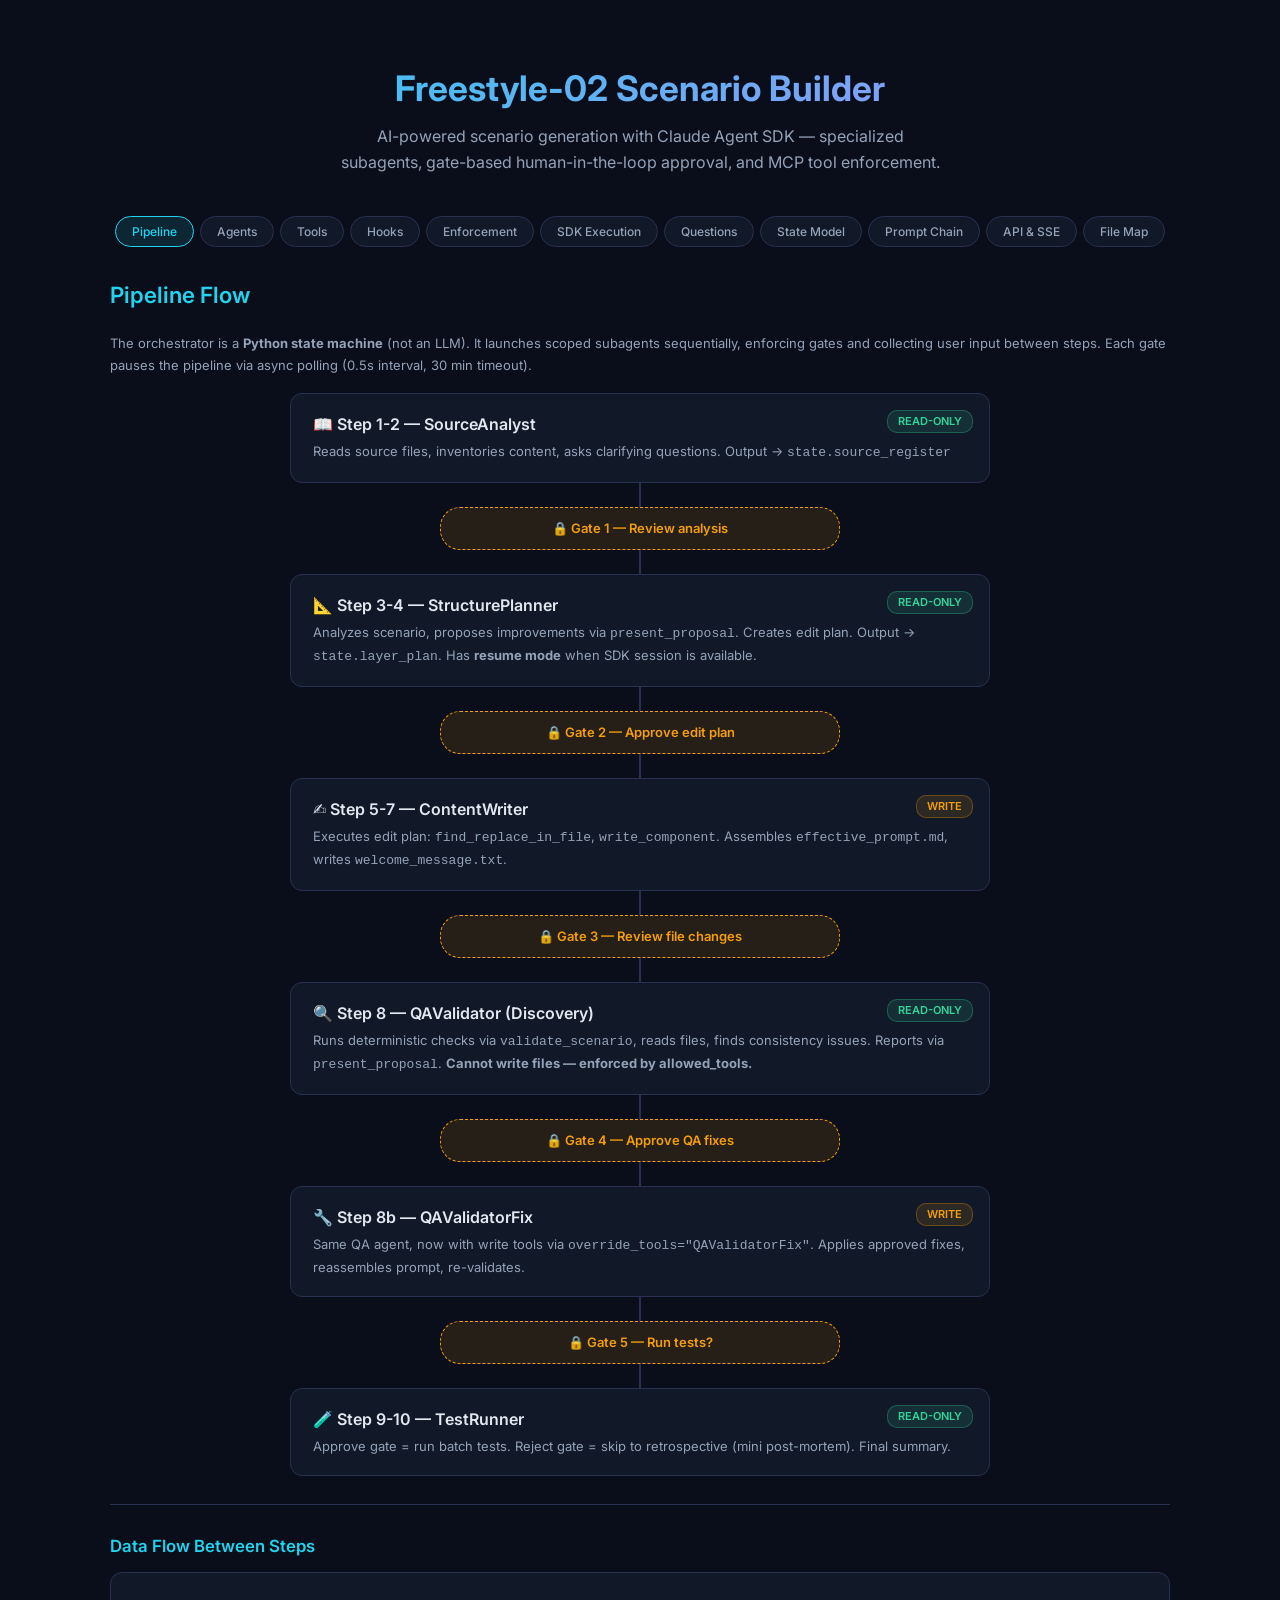
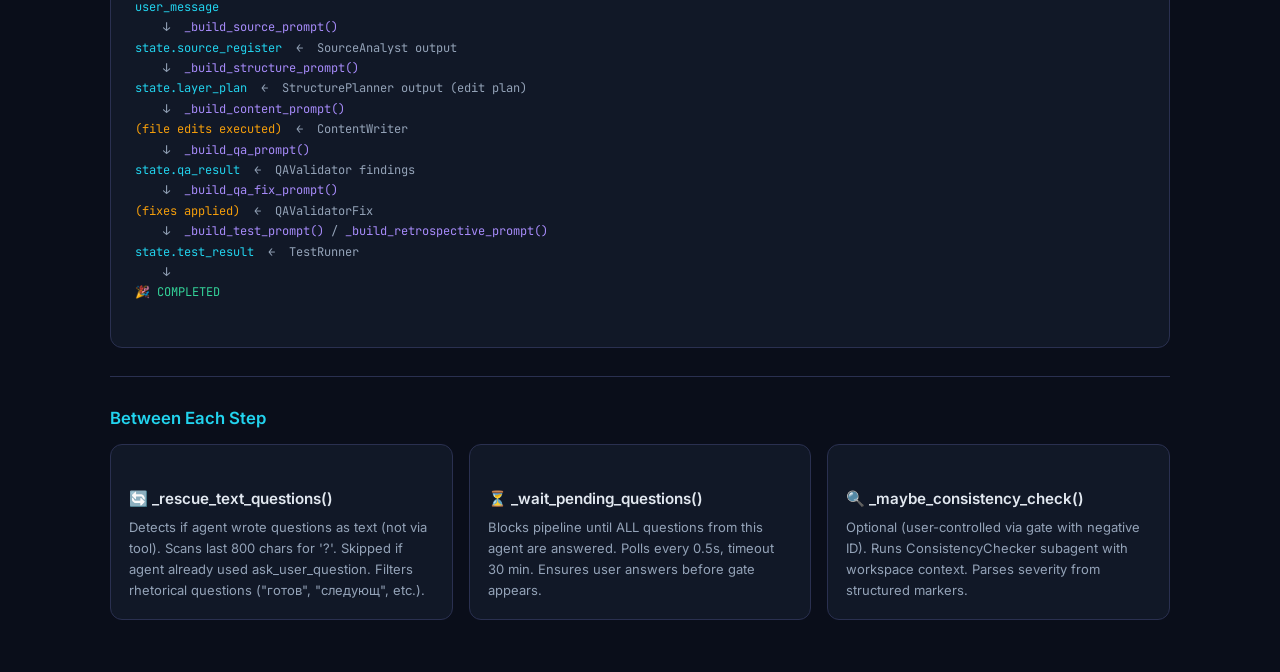
<file: static/architecture.html>
<!DOCTYPE html>
<html lang="en">
<head>
<meta charset="UTF-8">
<meta name="viewport" content="width=device-width, initial-scale=1.0">
<title>Scenario Builder — Architecture</title>
<link href="https://fonts.googleapis.com/css2?family=Inter:wght@300;400;500;600;700&family=JetBrains+Mono:wght@400;500&display=swap" rel="stylesheet">
<style>
*{margin:0;padding:0;box-sizing:border-box}
:root{
  --bg:#0a0e1a;--bg2:#111827;--bg3:#1a2035;
  --border:#2a3050;--text:#e2e8f0;--text2:#94a3b8;
  --cyan:#22d3ee;--cyan-d:rgba(34,211,238,.12);
  --amber:#f59e0b;--amber-d:rgba(245,158,11,.12);
  --green:#34d399;--green-d:rgba(52,211,153,.12);
  --red:#f87171;--red-d:rgba(248,113,113,.12);
  --purple:#a78bfa;--purple-d:rgba(167,139,250,.12);
  --blue:#60a5fa;--blue-d:rgba(96,165,250,.12);
  --font:'Inter',system-ui,sans-serif;
  --mono:'JetBrains Mono',monospace;
}
body{font-family:var(--font);background:var(--bg);color:var(--text);overflow-x:hidden;line-height:1.6}

/* HERO */
.hero{text-align:center;padding:60px 20px 40px;position:relative}
.hero h1{font-size:2.2rem;font-weight:700;background:linear-gradient(135deg,var(--cyan),var(--purple));-webkit-background-clip:text;-webkit-text-fill-color:transparent;margin-bottom:8px}
.hero p{color:var(--text2);font-size:1rem;max-width:600px;margin:0 auto}

/* NAV TABS */
.tabs{display:flex;justify-content:center;gap:6px;padding:0 20px 30px;flex-wrap:wrap}
.tab{padding:7px 16px;border-radius:20px;border:1px solid var(--border);background:var(--bg2);color:var(--text2);cursor:pointer;font:500 12px var(--font);transition:.2s;white-space:nowrap}
.tab:hover,.tab.active{background:var(--cyan-d);border-color:var(--cyan);color:var(--cyan)}

/* SECTIONS */
.section{display:none;max-width:1100px;margin:0 auto;padding:0 20px 60px}
.section.active{display:block}
.section h2{font-size:1.4rem;font-weight:600;margin-bottom:20px;color:var(--cyan)}
.section h3{font-size:1.05rem;font-weight:600;margin:24px 0 12px;color:var(--text)}
.section>p,.section>.desc{color:var(--text2);font-size:13px;margin-bottom:16px;line-height:1.7}

/* PIPELINE */
.pipeline{display:flex;flex-direction:column;gap:0;align-items:center}
.pipe-step{width:100%;max-width:700px;padding:18px 22px;border-radius:12px;border:1px solid var(--border);background:var(--bg2);position:relative;transition:.3s}
.pipe-step:hover{transform:translateX(4px);border-color:var(--cyan)}
.pipe-step .badge{position:absolute;right:16px;top:16px;font-size:11px;padding:2px 10px;border-radius:10px;font-weight:600}
.badge.ro{background:var(--green-d);color:var(--green);border:1px solid rgba(52,211,153,.3)}
.badge.rw{background:var(--amber-d);color:var(--amber);border:1px solid rgba(245,158,11,.3)}
.pipe-step h3{font-size:1rem;font-weight:600;margin:0 0 4px 0}
.pipe-step p{font-size:13px;color:var(--text2)}
.pipe-arrow{width:2px;height:24px;background:var(--border);position:relative}
.gate{width:100%;max-width:400px;padding:10px 18px;border-radius:20px;text-align:center;font-size:13px;font-weight:600;border:1px dashed var(--amber);color:var(--amber);background:var(--amber-d)}

/* CARDS GRID */
.cards{display:grid;grid-template-columns:repeat(auto-fill,minmax(300px,1fr));gap:16px}
.cards-wide{grid-template-columns:repeat(auto-fill,minmax(460px,1fr))}
.card{padding:18px;border-radius:12px;border:1px solid var(--border);background:var(--bg2);transition:.3s}
.card:hover{border-color:var(--cyan);transform:translateY(-2px)}
.card h3{font-size:.95rem;font-weight:600;margin-bottom:6px;display:flex;align-items:center;gap:8px}
.card h4{font-size:.82rem;font-weight:600;color:var(--cyan);margin:10px 0 4px;text-transform:uppercase;letter-spacing:.4px}
.card p,.card li{font-size:13px;color:var(--text2)}
.card ul{padding-left:18px;margin-top:6px}
.card .icon{font-size:1.3rem}
.card code{background:var(--bg);padding:1px 6px;border-radius:4px;font-size:11px;color:var(--purple);font-family:var(--mono)}
.card .tools-list{display:flex;flex-wrap:wrap;gap:4px;margin-top:6px}
.card .tool-chip{font-size:10px;padding:2px 8px;border-radius:8px;background:var(--bg);border:1px solid var(--border);color:var(--text2);font-family:var(--mono)}
.card .tool-chip.write{border-color:rgba(245,158,11,.4);color:var(--amber)}
.card .tool-chip.read{border-color:rgba(52,211,153,.3);color:var(--green)}
.card .ref-list{margin-top:4px;font-size:11px;color:var(--text2)}

/* TABLE */
.tbl{width:100%;border-collapse:collapse;font-size:13px}
.tbl th{text-align:left;padding:10px 14px;border-bottom:2px solid var(--border);color:var(--cyan);font-weight:600;font-size:12px;text-transform:uppercase;letter-spacing:.5px}
.tbl td{padding:10px 14px;border-bottom:1px solid rgba(42,48,80,.5)}
.tbl tr:hover td{background:var(--cyan-d)}
.tbl .yes{color:var(--green);font-weight:600}
.tbl .no{color:var(--text2)}
.tbl code{background:var(--bg);padding:1px 5px;border-radius:3px;font-size:11px;color:var(--purple);font-family:var(--mono)}
.tbl .method{font-weight:600;font-family:var(--mono);font-size:11px}
.tbl .method-get{color:var(--green)}
.tbl .method-post{color:var(--amber)}
.tbl .method-put{color:var(--blue)}
.tbl .method-del{color:var(--red)}

/* FLOW DIAGRAM */
.flow-box{padding:24px;border-radius:12px;border:1px solid var(--border);background:var(--bg2);font-size:13px;overflow-x:auto;margin-bottom:16px}
.flow-box pre{color:var(--text2);line-height:1.7;font-family:var(--mono);font-size:12px}
.flow-box .hl-cyan{color:var(--cyan)}
.flow-box .hl-amber{color:var(--amber)}
.flow-box .hl-green{color:var(--green)}
.flow-box .hl-red{color:var(--red)}
.flow-box .hl-purple{color:var(--purple)}
.flow-box .hl-blue{color:var(--blue)}

/* MINI LABEL */
.label{display:inline-block;font-size:10px;padding:2px 8px;border-radius:6px;font-weight:600;margin-right:4px}
.label-green{background:var(--green-d);color:var(--green);border:1px solid rgba(52,211,153,.3)}
.label-amber{background:var(--amber-d);color:var(--amber);border:1px solid rgba(245,158,11,.3)}
.label-red{background:var(--red-d);color:var(--red);border:1px solid rgba(248,113,113,.3)}
.label-purple{background:var(--purple-d);color:var(--purple);border:1px solid rgba(167,139,250,.3)}
.label-blue{background:var(--blue-d);color:var(--blue);border:1px solid rgba(96,165,250,.3)}
.label-cyan{background:var(--cyan-d);color:var(--cyan);border:1px solid rgba(34,211,238,.3)}

/* SEPARATOR */
.sep{border:none;border-top:1px solid var(--border);margin:28px 0}

/* RESPONSIVE */
@media(max-width:600px){
  .hero h1{font-size:1.6rem}
  .cards{grid-template-columns:1fr}
  .cards-wide{grid-template-columns:1fr}
  .pipe-step{padding:14px 16px}
}
</style>
</head>
<body>

<div class="hero">
  <h1>Freestyle-02 Scenario Builder</h1>
  <p>AI-powered scenario generation with Claude Agent SDK — specialized subagents, gate-based human-in-the-loop approval, and MCP tool enforcement.</p>
</div>

<div class="tabs" id="tabs">
  <div class="tab active" data-s="pipeline">Pipeline</div>
  <div class="tab" data-s="agents">Agents</div>
  <div class="tab" data-s="tools">Tools</div>
  <div class="tab" data-s="hooks">Hooks</div>
  <div class="tab" data-s="enforcement">Enforcement</div>
  <div class="tab" data-s="sdk">SDK Execution</div>
  <div class="tab" data-s="questions">Questions</div>
  <div class="tab" data-s="state">State Model</div>
  <div class="tab" data-s="prompts">Prompt Chain</div>
  <div class="tab" data-s="api">API &amp; SSE</div>
  <div class="tab" data-s="files">File Map</div>
</div>

<!-- ═══════════════ PIPELINE ═══════════════ -->
<div class="section active" id="s-pipeline">
  <h2>Pipeline Flow</h2>
  <p class="desc">The orchestrator is a <strong>Python state machine</strong> (not an LLM). It launches scoped subagents sequentially, enforcing gates and collecting user input between steps. Each gate pauses the pipeline via async polling (0.5s interval, 30 min timeout).</p>
  <div class="pipeline">
    <div class="pipe-step"><span class="badge ro">READ-ONLY</span><h3>📖 Step 1-2 — SourceAnalyst</h3><p>Reads source files, inventories content, asks clarifying questions. Output → <code>state.source_register</code></p></div>
    <div class="pipe-arrow"></div>
    <div class="gate">🔒 Gate 1 — Review analysis</div>
    <div class="pipe-arrow"></div>
    <div class="pipe-step"><span class="badge ro">READ-ONLY</span><h3>📐 Step 3-4 — StructurePlanner</h3><p>Analyzes scenario, proposes improvements via <code>present_proposal</code>. Creates edit plan. Output → <code>state.layer_plan</code>. Has <strong>resume mode</strong> when SDK session is available.</p></div>
    <div class="pipe-arrow"></div>
    <div class="gate">🔒 Gate 2 — Approve edit plan</div>
    <div class="pipe-arrow"></div>
    <div class="pipe-step"><span class="badge rw">WRITE</span><h3>✍️ Step 5-7 — ContentWriter</h3><p>Executes edit plan: <code>find_replace_in_file</code>, <code>write_component</code>. Assembles <code>effective_prompt.md</code>, writes <code>welcome_message.txt</code>.</p></div>
    <div class="pipe-arrow"></div>
    <div class="gate">🔒 Gate 3 — Review file changes</div>
    <div class="pipe-arrow"></div>
    <div class="pipe-step"><span class="badge ro">READ-ONLY</span><h3>🔍 Step 8 — QAValidator (Discovery)</h3><p>Runs deterministic checks via <code>validate_scenario</code>, reads files, finds consistency issues. Reports via <code>present_proposal</code>. <strong>Cannot write files — enforced by allowed_tools.</strong></p></div>
    <div class="pipe-arrow"></div>
    <div class="gate">🔒 Gate 4 — Approve QA fixes</div>
    <div class="pipe-arrow"></div>
    <div class="pipe-step"><span class="badge rw">WRITE</span><h3>🔧 Step 8b — QAValidatorFix</h3><p>Same QA agent, now with write tools via <code>override_tools="QAValidatorFix"</code>. Applies approved fixes, reassembles prompt, re-validates.</p></div>
    <div class="pipe-arrow"></div>
    <div class="gate">🔒 Gate 5 — Run tests?</div>
    <div class="pipe-arrow"></div>
    <div class="pipe-step"><span class="badge ro">READ-ONLY</span><h3>🧪 Step 9-10 — TestRunner</h3><p>Approve gate = run batch tests. Reject gate = skip to retrospective (mini post-mortem). Final summary.</p></div>
  </div>

  <hr class="sep">
  <h3 style="color:var(--cyan)">Data Flow Between Steps</h3>
  <div class="flow-box"><pre>
<span class="hl-cyan">user_message</span>
    ↓  <span class="hl-purple">_build_source_prompt()</span>
<span class="hl-cyan">state.source_register</span>  ←  SourceAnalyst output
    ↓  <span class="hl-purple">_build_structure_prompt()</span>
<span class="hl-cyan">state.layer_plan</span>  ←  StructurePlanner output (edit plan)
    ↓  <span class="hl-purple">_build_content_prompt()</span>
<span class="hl-amber">(file edits executed)</span>  ←  ContentWriter
    ↓  <span class="hl-purple">_build_qa_prompt()</span>
<span class="hl-cyan">state.qa_result</span>  ←  QAValidator findings
    ↓  <span class="hl-purple">_build_qa_fix_prompt()</span>
<span class="hl-amber">(fixes applied)</span>  ←  QAValidatorFix
    ↓  <span class="hl-purple">_build_test_prompt()</span> / <span class="hl-purple">_build_retrospective_prompt()</span>
<span class="hl-cyan">state.test_result</span>  ←  TestRunner
    ↓
<span class="hl-green">🎉 COMPLETED</span>
  </pre></div>

  <hr class="sep">
  <h3 style="color:var(--cyan)">Between Each Step</h3>
  <div class="cards">
    <div class="card"><h3>🔄 _rescue_text_questions()</h3><p>Detects if agent wrote questions as text (not via tool). Scans last 800 chars for '?'. Skipped if agent already used ask_user_question. Filters rhetorical questions ("готов", "следующ", etc.).</p></div>
    <div class="card"><h3>⏳ _wait_pending_questions()</h3><p>Blocks pipeline until ALL questions from this agent are answered. Polls every 0.5s, timeout 30 min. Ensures user answers before gate appears.</p></div>
    <div class="card"><h3>🔍 _maybe_consistency_check()</h3><p>Optional (user-controlled via gate with negative ID). Runs ConsistencyChecker subagent with workspace context. Parses severity from structured markers.</p></div>
  </div>
</div>

<!-- ═══════════════ AGENTS ═══════════════ -->
<div class="section" id="s-agents">
  <h2>Subagents — Full Configuration</h2>
  <p class="desc">Each agent is defined in <code>src/subagents/__init__.py</code> as a dict with: skill file (loaded at import), reference docs (injected into system prompt), and an explicit <code>allowed_tools</code> list that the SDK enforces physically.</p>
  <div class="cards cards-wide">

    <div class="card">
      <h3><span class="icon">📖</span> SourceAnalyst <span class="label label-green">READ-ONLY</span></h3>
      <p>Steps 1-2. Reads source files, clarifies missing data with user. Does NOT propose improvements.</p>
      <h4>Skill File</h4><p><code>source-analyst.md</code></p>
      <h4>References</h4><p class="ref-list">— none —</p>
      <h4>Allowed Tools</h4>
      <div class="tools-list">
        <span class="tool-chip read">read_source_files</span>
        <span class="tool-chip read">list_workspace</span>
        <span class="tool-chip read">ask_user_question</span>
        <span class="tool-chip read">present_proposal</span>
        <span class="tool-chip">Read</span>
        <span class="tool-chip">WebSearch</span>
        <span class="tool-chip">WebFetch</span>
      </div>
    </div>

    <div class="card">
      <h3><span class="icon">📐</span> StructurePlanner <span class="label label-green">READ-ONLY</span></h3>
      <p>Steps 3-4. Plans changes — analyzes, proposes, creates edit plan. Does NOT write files.</p>
      <h4>Skill File</h4><p><code>structure-planner.md</code></p>
      <h4>References</h4>
      <p class="ref-list">📎 freestyle-02-file-responsibilities.md<br>📎 communication-gates.md</p>
      <h4>Allowed Tools</h4>
      <div class="tools-list">
        <span class="tool-chip read">read_source_files</span>
        <span class="tool-chip read">list_workspace</span>
        <span class="tool-chip read">read_reference</span>
        <span class="tool-chip read">ask_user_question</span>
        <span class="tool-chip read">present_proposal</span>
        <span class="tool-chip">Read</span>
        <span class="tool-chip">WebSearch</span>
        <span class="tool-chip">WebFetch</span>
      </div>
    </div>

    <div class="card">
      <h3><span class="icon">✍️</span> ContentWriter <span class="label label-amber">WRITE</span></h3>
      <p>Steps 5-7. Executes the edit plan. Writes files, assembles prompt.</p>
      <h4>Skill File</h4><p><code>content-writer.md</code></p>
      <h4>References</h4>
      <p class="ref-list">📎 immersive-prompt-writing.md<br>📎 welcome-message.md</p>
      <h4>Allowed Tools</h4>
      <div class="tools-list">
        <span class="tool-chip read">read_source_files</span>
        <span class="tool-chip write">write_component</span>
        <span class="tool-chip write">find_replace_in_file</span>
        <span class="tool-chip read">read_reference</span>
        <span class="tool-chip read">assemble_prompt</span>
        <span class="tool-chip read">list_workspace</span>
        <span class="tool-chip read">ask_user_question</span>
        <span class="tool-chip">Read</span>
      </div>
    </div>

    <div class="card">
      <h3><span class="icon">🔍</span> QAValidator (Discovery) <span class="label label-green">READ-ONLY</span></h3>
      <p>Step 8. Finds issues and proposes fixes but CANNOT write files. Same pattern as StructurePlanner.</p>
      <h4>Skill File</h4><p><code>qa-validator.md</code></p>
      <h4>References</h4>
      <p class="ref-list">📎 final-qa-checklist.md<br>📎 known-issues.md</p>
      <h4>Allowed Tools</h4>
      <div class="tools-list">
        <span class="tool-chip read">read_source_files</span>
        <span class="tool-chip read">validate_scenario</span>
        <span class="tool-chip read">assemble_prompt</span>
        <span class="tool-chip read">list_workspace</span>
        <span class="tool-chip read">read_reference</span>
        <span class="tool-chip read">ask_user_question</span>
        <span class="tool-chip read">present_proposal</span>
        <span class="tool-chip">Read</span>
      </div>
    </div>

    <div class="card">
      <h3><span class="icon">🔧</span> QAValidatorFix <span class="label label-amber">WRITE</span></h3>
      <p>Step 8b. Same agent/skill, different <code>allowed_tools</code>. Applies approved fixes.</p>
      <h4>Skill File</h4><p><code>qa-validator.md</code> (same)</p>
      <h4>References</h4>
      <p class="ref-list">📎 final-qa-checklist.md<br>📎 known-issues.md</p>
      <h4>Allowed Tools</h4>
      <div class="tools-list">
        <span class="tool-chip read">read_source_files</span>
        <span class="tool-chip read">validate_scenario</span>
        <span class="tool-chip write">find_replace_in_file</span>
        <span class="tool-chip write">write_component</span>
        <span class="tool-chip read">assemble_prompt</span>
        <span class="tool-chip read">list_workspace</span>
        <span class="tool-chip read">read_reference</span>
        <span class="tool-chip read">ask_user_question</span>
        <span class="tool-chip">Read</span>
      </div>
    </div>

    <div class="card">
      <h3><span class="icon">🧪</span> TestRunner <span class="label label-green">READ-ONLY</span></h3>
      <p>Steps 9-10. Runs batch tests or does a retrospective analysis.</p>
      <h4>Skill File</h4><p><code>test-runner.md</code></p>
      <h4>References</h4>
      <p class="ref-list">📎 testing-and-iteration.md</p>
      <h4>Allowed Tools</h4>
      <div class="tools-list">
        <span class="tool-chip read">read_source_files</span>
        <span class="tool-chip read">list_workspace</span>
        <span class="tool-chip read">read_reference</span>
        <span class="tool-chip read">ask_user_question</span>
        <span class="tool-chip">Read</span>
      </div>
    </div>

    <div class="card">
      <h3><span class="icon">🔎</span> ConsistencyChecker <span class="label label-purple">OPTIONAL</span></h3>
      <p>Runs after any step (user-triggered via negative gate ID). Verifies cross-file consistency.</p>
      <h4>Skill File</h4><p><code>consistency-checker.md</code></p>
      <h4>References</h4>
      <p class="ref-list">📎 final-qa-checklist.md<br>📎 freestyle-02-file-responsibilities.md<br>📎 known-issues.md</p>
      <h4>Allowed Tools</h4>
      <div class="tools-list">
        <span class="tool-chip read">read_source_files</span>
        <span class="tool-chip read">list_workspace</span>
        <span class="tool-chip read">read_reference</span>
        <span class="tool-chip read">ask_user_question</span>
        <span class="tool-chip">Read</span>
      </div>
    </div>

  </div>
</div>

<!-- ═══════════════ TOOLS ═══════════════ -->
<div class="section" id="s-tools">
  <h2>MCP Tools — 9 Custom Tools</h2>
  <p class="desc">All tools are registered as <strong>in-process SDK MCP servers</strong> via <code>create_sdk_mcp_server()</code> — no subprocess overhead. The MCP server name is <code>scenario-builder-tools</code>, so SDK tool names are prefixed: <code>mcp__scenario-builder-tools__&lt;name&gt;</code>.</p>
  <table class="tbl">
    <thead><tr><th>Tool</th><th>File</th><th>Description</th><th>Write?</th></tr></thead>
    <tbody>
      <tr><td><code>read_source_files</code></td><td>file_tools.py</td><td>Read workspace files by path. Truncates at <strong>50,000 chars</strong>. Accepts absolute or relative paths.</td><td class="no">❌</td></tr>
      <tr><td><code>write_component</code></td><td>file_tools.py</td><td>Create or update scenario files. <strong>overwrite=True</strong> by default (prevents agent asking "are you sure?"). Auto <code>mkdir -p</code>. Path sandboxed to workspace.</td><td class="yes">✅</td></tr>
      <tr><td><code>find_replace_in_file</code></td><td>file_tools.py</td><td>Find &amp; replace text. Counts occurrences, errors on 0 matches. Relative paths resolved to workspace root.</td><td class="yes">✅</td></tr>
      <tr><td><code>list_workspace</code></td><td>file_tools.py</td><td>List directory contents. Shows 📁 dirs (recursive file count) and 📄 files (bytes).</td><td class="no">❌</td></tr>
      <tr><td><code>read_reference</code></td><td>file_tools.py</td><td>Read from <code>references/</code> dir. Auto-appends <code>.md</code> suffix. Lists available refs on not-found error.</td><td class="no">❌</td></tr>
      <tr><td><code>assemble_prompt</code></td><td>assembly_tools.py</td><td>Wraps <code>scripts/assemble_effective_prompt.py</code> in-process. Supports <code>dry_run</code> mode.</td><td class="no">❌</td></tr>
      <tr><td><code>validate_scenario</code></td><td>validation_tools.py</td><td>Wraps <code>scripts/validate_freestyle02_scenario.py</code>. Uses <code>DEFAULT_MARKERS + extra_forbidden</code>.</td><td class="no">❌</td></tr>
      <tr><td><code>ask_user_question</code></td><td>question_tool.py</td><td>Ask user a question, block until answer. Callback injected at runtime. Fallback text if no callback. Options list (max 10).</td><td class="no">❌</td></tr>
      <tr><td><code>present_proposal</code></td><td>proposal_tool.py</td><td>Show proposal with title + full content, wait for approve/modify/reject. Min 20 chars content required. Default 3 options.</td><td class="no">❌</td></tr>
    </tbody>
  </table>

  <hr class="sep">
  <h3 style="color:var(--cyan)">Path Sandboxing</h3>
  <div class="flow-box"><pre>
<span class="hl-cyan">Tool called</span> with path argument
  │
  ├─ <span class="hl-purple">is_absolute?</span>  → validate directly
  ├─ <span class="hl-purple">is_relative?</span>  → prepend <span class="hl-amber">_workspace_root</span>
  │
  └─ <span class="hl-purple">resolved.startswith(_workspace_root)?</span>
       ├─ No  → <span class="hl-red">ERROR "Path outside workspace"</span>
       └─ Yes → <span class="hl-green">Execute tool</span>

<span class="hl-amber">_workspace_root</span> is set by orchestrator via <span class="hl-cyan">set_workspace()</span>
before each subagent run. Points to the scenario directory.
  </pre></div>

  <hr class="sep">
  <h3 style="color:var(--cyan)">Callback Injection</h3>
  <div class="flow-box"><pre>
<span class="hl-cyan">create_scenario_tools_server</span>(question_callback=orch._question_callback)
  │
  ├─ ask_user_question.<span class="hl-purple">_question_callback</span> = callback
  └─ present_proposal.<span class="hl-purple">_question_callback</span> = callback

When tool runs → calls <span class="hl-amber">callback(question_data)</span> → <span class="hl-green">returns user answer</span>
  </pre></div>
</div>

<!-- ═══════════════ HOOKS ═══════════════ -->
<div class="section" id="s-hooks">
  <h2>SDK Hooks — 3 Types</h2>
  <div class="cards">
    <div class="card" style="border-color:var(--amber)"><h3><span class="icon">🔒</span> enforce_gates</h3><p><strong>Event:</strong> PreToolUse<br><strong>File:</strong> <code>gate_enforcement.py</code></p><p style="margin-top:8px">Checks <code>session_state["gates_passed"]</code> before allowing write tools. If the required gate hasn't been passed, the tool call is <strong>denied</strong>.</p><h4>Gate Requirements</h4><ul><li><code>write_component</code> → Gate 2</li><li><code>find_replace_in_file</code> → Gate 2</li><li><code>assemble_prompt</code> → Gate 2</li><li><code>run_batch_test</code> → Gate 4</li></ul><h4>QA Write Lock</h4><p>When <code>qa_writes_locked=True</code>: denies <code>write_component</code> and <code>find_replace_in_file</code> until agent calls <code>present_proposal</code> or <code>ask_user_question</code>. Set by orchestrator before QAValidator.</p></div>
    <div class="card" style="border-color:var(--red)"><h3><span class="icon">🛡️</span> enforce_safety</h3><p><strong>Event:</strong> PreToolUse<br><strong>File:</strong> <code>safety_hooks.py</code></p><p style="margin-top:8px">Blocks built-in Claude tools: <code>Write</code>, <code>Edit</code>, <code>Bash</code>, <code>MultiEdit</code>. Forces agents to use custom MCP tools for sandboxed file operations.</p><h4>Progress Tracking</h4><p>Also tracks <code>WebSearch</code>, <code>WebFetch</code>, <code>Read</code> usage — prints progress to stdout with emoji indicators.</p></div>
    <div class="card" style="border-color:var(--purple)"><h3><span class="icon">🛑</span> stop_guard</h3><p><strong>Event:</strong> Stop<br><strong>File:</strong> <code>stop_guard.py</code></p><p style="margin-top:8px">Fires when agent tries to finish. Checks last 500 chars for lines with '?' (min 15 chars). If found and agent never called <code>ask_user_question</code> → <strong>blocks the stop</strong> and forces tool usage.</p><h4>State</h4><p>Uses module-level <code>_stop_guard_state</code> dict. Reset via <code>reset_stop_guard(agent_name)</code> before each subagent run.</p></div>
  </div>
  <hr class="sep">
  <h3 style="color:var(--cyan)">Hook Registration in SDK</h3>
  <div class="flow-box"><pre>
options = ClaudeAgentOptions(
    hooks={
        <span class="hl-amber">"PreToolUse"</span>: [
            HookMatcher(matcher=<span class="hl-purple">"*"</span>, hooks=[<span class="hl-cyan">enforce_gates</span>, <span class="hl-cyan">enforce_safety</span>]),
        ],
        <span class="hl-amber">"Stop"</span>: [
            HookMatcher(matcher=<span class="hl-purple">"*"</span>, hooks=[<span class="hl-cyan">stop_guard</span>]),
        ],
    },
)
  </pre></div>
</div>

<!-- ═══════════════ ENFORCEMENT ═══════════════ -->
<div class="section" id="s-enforcement">
  <h2>Enforcement Architecture</h2>
  <h3 style="color:var(--amber);margin-bottom:12px">Principle: Behavior via Tools &amp; Permissions, NOT Prompts</h3>

  <div class="cards" style="margin-bottom:24px">
    <div class="card"><h3>Layer 1: allowed_tools</h3><p>SDK physically prevents tool calls not in agent's <code>allowed_tools</code> list. QAValidator discovery has NO write tools — the SDK won't even send the call.</p></div>
    <div class="card"><h3>Layer 2: Gate hooks</h3><p><code>enforce_gates</code> PreToolUse hook checks <code>gates_passed</code>. Even if write tools are in allowed_tools, they're blocked until the user approves the gate.</p></div>
    <div class="card"><h3>Layer 3: Safety hooks</h3><p><code>enforce_safety</code> blocks built-in Write/Edit/Bash. Agents must use sandboxed MCP tools that validate paths and enforce workspace boundaries.</p></div>
    <div class="card"><h3>Layer 4: Stop guard</h3><p><code>stop_guard</code> prevents agents from finishing prematurely. If questions were written as text, the agent is forced to use the <code>ask_user_question</code> tool.</p></div>
  </div>

  <div class="flow-box"><pre>
<span class="hl-cyan">Agent</span> calls tool
  │
  ├─ Is it in <span class="hl-purple">allowed_tools</span>?  ── No ──→  <span class="hl-red">SDK BLOCKS (tool invisible)</span>
  │                               Yes
  ├─ <span class="hl-amber">enforce_safety</span>: Built-in Write/Edit/Bash?  ── Yes ──→  <span class="hl-red">DENIED</span>
  │                                                  No
  ├─ <span class="hl-amber">enforce_gates</span>: Required gate passed?  ── No ──→  <span class="hl-red">DENIED</span>
  │                                           Yes
  ├─ <span class="hl-amber">enforce_gates</span>: QA write lock active?  ── Yes + write tool ──→  <span class="hl-red">DENIED</span>
  │                                           No
  └─ <span class="hl-green">Tool executes normally</span>

<span class="hl-cyan">Agent</span> tries to stop
  │
  └─ <span class="hl-purple">stop_guard</span>: Questions as text?  ── Yes ──→  <span class="hl-red">BLOCKED (must use tool)</span>
                                       No
                                       └─ <span class="hl-green">Agent stops</span>
  </pre></div>
</div>

<!-- ═══════════════ SDK EXECUTION ═══════════════ -->
<div class="section" id="s-sdk">
  <h2>SDK Execution Model</h2>
  <p class="desc">Subagents run via <code>claude-agent-sdk</code> which spawns <code>claude.exe</code> as a subprocess. On Windows, asyncio subprocess support requires a <code>ProactorEventLoop</code>, but uvicorn uses a different loop. The workaround: each subagent runs in a <strong>dedicated thread</strong> with its own event loop.</p>

  <div class="cards" style="margin-bottom:24px">
    <div class="card" style="border-color:var(--amber)">
      <h3>🔐 Dual Lock System</h3>
      <h4>_cli_lock (module-level)</h4>
      <p>Only <strong>one</strong> <code>claude.exe</code> process at a time across ALL sessions and orchestrators. Prevents resource contention.</p>
      <h4>_subagent_lock (per-instance)</h4>
      <p>Serializes subagent calls within a single orchestrator. Ensures SourceAnalyst finishes before ConsistencyChecker starts.</p>
    </div>
    <div class="card" style="border-color:var(--purple)">
      <h3>🧵 Thread Isolation</h3>
      <p>Each subagent runs in <code>loop.run_in_executor(None, _run_in_thread)</code></p>
      <ul>
        <li>New thread creates its own <code>asyncio.ProactorEventLoop</code> (Windows)</li>
        <li>Calls <code>loop.run_until_complete(_collect_messages())</code></li>
        <li>Collects all SDK messages, returns them to main thread</li>
        <li>Thread's event loop is properly closed in <code>finally</code></li>
      </ul>
    </div>
    <div class="card" style="border-color:var(--cyan)">
      <h3>🔄 Session Resume</h3>
      <p>SDK supports session sharing between agents:</p>
      <ul>
        <li><code>ResultMessage.session_id</code> captured after each agent</li>
        <li>Stored in <code>state.sdk_session_id</code></li>
        <li>Passed to next agent via <code>resume=session_id</code></li>
        <li>StructurePlanner can see SourceAnalyst's full context</li>
      </ul>
    </div>
    <div class="card" style="border-color:var(--green)">
      <h3>🌐 Language Injection</h3>
      <p>System prompt enriched with ~30 lines of mandatory protocol:</p>
      <ul>
        <li><strong>LANGUAGE</strong>: UI language + scenario content language</li>
        <li><strong>QUESTION PROTOCOL</strong>: Must use tool, one at a time, closing question</li>
        <li><strong>EDIT PROTOCOL</strong>: find_replace preferred, write_component for new files</li>
      </ul>
      <p style="margin-top:6px">Supported: 🇷🇺 ru, 🇺🇸 en, 🇩🇪 de, 🇹🇷 tr, 🇮🇱 he</p>
    </div>
  </div>

  <h3 style="color:var(--cyan)">Execution Flow</h3>
  <div class="flow-box"><pre>
<span class="hl-cyan">orchestrator.run()</span>
  │
  └─ <span class="hl-purple">_run_subagent</span>(name, prompt, override_tools?)
       │
       ├─ Load system prompt from <span class="hl-amber">skills/*.md</span>
       ├─ Inject reference docs from <span class="hl-amber">references/</span>
       ├─ Append <span class="hl-amber">LANGUAGE + QUESTION + EDIT</span> protocol blocks
       ├─ Create in-process MCP server with question callback
       ├─ Build <span class="hl-cyan">ClaudeAgentOptions</span>:
       │    model, effort, allowed_tools, disallowed_tools,
       │    mcp_servers, hooks, permission_mode, resume, max_turns=50
       ├─ <span class="hl-purple">reset_stop_guard</span>(name)
       │
       ├─ Acquire <span class="hl-amber">_subagent_lock</span> (per-instance)
       │  └─ Acquire <span class="hl-amber">_cli_lock</span> (module-level)
       │     └─ <span class="hl-green">Thread</span>: new ProactorEventLoop
       │        └─ async for msg in <span class="hl-cyan">query(prompt, options)</span>:
       │             collect messages
       │        └─ loop.close()
       │     ← <span class="hl-amber">_cli_lock</span> released
       │  ← <span class="hl-amber">_subagent_lock</span> released
       │
       ├─ Process messages:
       │    <span class="hl-cyan">AssistantMessage</span> → extract TextBlock → emit to SSE
       │    <span class="hl-purple">ResultMessage</span>    → capture session_id for resume
       │    <span class="hl-green">SystemMessage</span>    → skip
       │
       ├─ Long messages (>2000 chars):
       │    Save to <span class="hl-amber">sessions/{id}/step{N}_{Agent}.md</span>
       │    Emit truncated (300 chars) + log_file + full_length
       │
       └─ Return joined text
  </pre></div>

  <hr class="sep">
  <h3 style="color:var(--cyan)">ClaudeAgentOptions</h3>
  <table class="tbl">
    <thead><tr><th>Parameter</th><th>Value</th><th>Purpose</th></tr></thead>
    <tbody>
      <tr><td><code>system_prompt</code></td><td>skill .md + refs + lang block</td><td>Agent instructions</td></tr>
      <tr><td><code>cwd</code></td><td>workspace directory</td><td>Working dir for claude.exe</td></tr>
      <tr><td><code>allowed_tools</code></td><td>per-agent list</td><td>Physical tool access control</td></tr>
      <tr><td><code>disallowed_tools</code></td><td>["Write","Edit","Bash","MultiEdit"]</td><td>Block built-in write tools</td></tr>
      <tr><td><code>mcp_servers</code></td><td>{"scenario-builder-tools": server}</td><td>Custom tool server</td></tr>
      <tr><td><code>permission_mode</code></td><td>"acceptEdits"</td><td>Auto-accept tool calls</td></tr>
      <tr><td><code>model</code></td><td>from session state (or None)</td><td>sonnet / haiku / auto</td></tr>
      <tr><td><code>effort</code></td><td>low / medium / high / xhigh / max</td><td>Thinking budget</td></tr>
      <tr><td><code>resume</code></td><td>previous session_id</td><td>Context sharing</td></tr>
      <tr><td><code>max_turns</code></td><td>50</td><td>Prevent infinite loops</td></tr>
      <tr><td><code>hooks</code></td><td>PreToolUse + Stop matchers</td><td>Enforcement hooks</td></tr>
    </tbody>
  </table>
</div>

<!-- ═══════════════ QUESTIONS ═══════════════ -->
<div class="section" id="s-questions">
  <h2>Question &amp; Proposal Lifecycle</h2>
  <p class="desc">Questions are the primary way agents interact with the user. The system has three mechanisms: the <code>ask_user_question</code> tool (primary), the <code>present_proposal</code> tool (for structured proposals), and the <code>_rescue_text_questions</code> fallback for agents that write questions as text.</p>

  <h3 style="color:var(--cyan)">ask_user_question — Full Flow</h3>
  <div class="flow-box"><pre>
<span class="hl-cyan">Agent</span> calls ask_user_question(question="...", options=[...], blocking=True)
  │
  ├─ <span class="hl-purple">question_tool.py</span> → callback = injected <span class="hl-amber">_question_callback</span>
  │
  └─ <span class="hl-purple">orchestrator._question_callback()</span>
       │
       ├─ Create <span class="hl-cyan">UserQuestion</span> object (uuid[:8], agent, step, question, options)
       ├─ Append to <span class="hl-amber">state.questions[]</span>
       ├─ Set status → <span class="hl-amber">WAITING_FOR_USER</span>
       ├─ Save state to JSON
       ├─ Emit SSE <span class="hl-green">"question"</span> event to frontend
       │
       ├─ if not blocking → return "(non-blocking)" immediately
       │
       ├─ Create <span class="hl-purple">threading.Event()</span>
       ├─ Register in <span class="hl-amber">_question_events[qid]</span>
       └─ <span class="hl-red">POLL</span>: while not event.is_set():
            await asyncio.sleep(0.5)   ← keeps event loop alive!
            timeout: 30 minutes
                 │
                 │  ← <span class="hl-green">User answers in browser</span>
                 │     POST /api/questions/{sid}/{qid} {answer}
                 │     → orchestrator.answer_question(qid, answer)
                 │       → _question_answers[qid] = answer
                 │       → _question_events[qid].set()  ← unblocks poll
                 │
                 └─ Return answer to tool → tool returns to agent
                    → <span class="hl-green">Agent continues</span>
  </pre></div>

  <hr class="sep">
  <h3 style="color:var(--cyan)">present_proposal — Structured Proposals</h3>
  <div class="cards">
    <div class="card">
      <h3>📋 How it works</h3>
      <p>Agent provides <code>title</code> + <code>content</code> (min 20 chars). Content is formatted as <code>📋 **{title}**\n\n{content}</code> and sent through the same <code>_question_callback</code> pipeline.</p>
      <h4>Default Options</h4>
      <ul>
        <li>Approve — proceed</li>
        <li>Modify — I want to change something</li>
        <li>Reject — start over</li>
      </ul>
    </div>
    <div class="card">
      <h3>vs. ask_user_question</h3>
      <ul>
        <li><strong>ask_user_question</strong>: asks for input (free text or options)</li>
        <li><strong>present_proposal</strong>: shows agent's work, asks for approval</li>
        <li>Both use the same callback and SSE pipeline</li>
        <li>Both block the agent until user responds</li>
      </ul>
    </div>
  </div>

  <hr class="sep">
  <h3 style="color:var(--cyan)">Rescue Mechanism — Text Question Detection</h3>
  <div class="flow-box"><pre>
After each subagent finishes → <span class="hl-purple">_rescue_text_questions(result, agent, step)</span>
  │
  ├─ Agent already has tool questions?  ── Yes ──→  <span class="hl-green">SKIP</span> (agent knows the tool)
  │                                      No
  ├─ Scan last 800 chars for lines with '?'
  ├─ Filter: min 10 chars, strip markdown prefixes
  ├─ Filter: skip rhetorical patterns:
  │    "готов", "передать", "следующ", "продолж", "ещё", "okay"
  │
  ├─ No real questions?  ──→  <span class="hl-green">RETURN</span> original result
  │
  └─ For each real question:
       ├─ Emit "⚠️ agent wrote questions as text" system message
       ├─ Call <span class="hl-amber">_question_callback()</span> directly
       ├─ Wait for user answer
       └─ Append Q&amp;A to result: <span class="hl-cyan">"**User answered:** {q}\n→ {a}"</span>
  </pre></div>

  <hr class="sep">
  <h3 style="color:var(--cyan)">Stop Guard — Forced Tool Usage</h3>
  <div class="flow-box"><pre>
Agent finishes (Stop event) → <span class="hl-purple">stop_guard()</span>
  │
  ├─ Extract last assistant message text
  ├─ Scan last 500 chars for lines with '?' (min 15 chars)
  │
  ├─ No question lines?  ──→  <span class="hl-green">Allow stop</span>
  │
  └─ Question lines found:
       └─ Return <span class="hl-red">BLOCK</span> decision:
          "You wrote N question(s) as text but did NOT use
           the ask_user_question tool."
          → Agent forced to call the tool → retry stop
  </pre></div>
</div>

<!-- ═══════════════ STATE MODEL ═══════════════ -->
<div class="section" id="s-state">
  <h2>State Model — Pydantic</h2>
  <p class="desc">All state is modeled with Pydantic v2 and persisted as JSON in <code>sessions/{id}/state.json</code>. The <code>SessionManager</code> provides CRUD with an in-memory cache for active sessions.</p>

  <h3 style="color:var(--cyan)">SessionState — 18 Fields</h3>
  <table class="tbl">
    <thead><tr><th>Field</th><th>Type</th><th>Default</th><th>Purpose</th></tr></thead>
    <tbody>
      <tr><td><code>session_id</code></td><td>str</td><td>uuid[:12]</td><td>Unique session identifier</td></tr>
      <tr><td><code>status</code></td><td>SessionStatus</td><td>IDLE</td><td>Current pipeline state</td></tr>
      <tr><td><code>current_step</code></td><td>int</td><td>0</td><td>Active step number</td></tr>
      <tr><td><code>current_agent</code></td><td>str</td><td>""</td><td>Active agent name</td></tr>
      <tr><td><code>model_id</code></td><td>str</td><td>"" (auto)</td><td>sonnet / haiku / ""</td></tr>
      <tr><td><code>effort</code></td><td>str</td><td>"high"</td><td>low / medium / high / xhigh / max</td></tr>
      <tr><td><code>ui_language</code></td><td>str</td><td>"ru"</td><td>AI ↔ user communication</td></tr>
      <tr><td><code>scenario_language</code></td><td>str</td><td>"ru"</td><td>Generated content language</td></tr>
      <tr><td><code>consistency_enabled</code></td><td>bool</td><td>False</td><td>Run checks after steps</td></tr>
      <tr><td><code>gates</code></td><td>dict[int, GateStatus]</td><td>{}</td><td>Gate decisions</td></tr>
      <tr><td><code>source_register</code></td><td>str</td><td>""</td><td>SourceAnalyst output</td></tr>
      <tr><td><code>layer_plan</code></td><td>str</td><td>""</td><td>StructurePlanner edit plan</td></tr>
      <tr><td><code>qa_result</code></td><td>str</td><td>""</td><td>QAValidator findings</td></tr>
      <tr><td><code>test_result</code></td><td>str</td><td>""</td><td>TestRunner summary</td></tr>
      <tr><td><code>consistency_reports</code></td><td>dict[int, Report]</td><td>{}</td><td>Per-step reports</td></tr>
      <tr><td><code>questions</code></td><td>list[UserQuestion]</td><td>[]</td><td>All Q&amp;A history</td></tr>
      <tr><td><code>source_files</code></td><td>list[str]</td><td>[]</td><td>Input file paths</td></tr>
      <tr><td><code>workspace_dir</code></td><td>str</td><td>""</td><td>Scenario directory</td></tr>
      <tr><td><code>sdk_session_id</code></td><td>str</td><td>""</td><td>Resume between agents</td></tr>
    </tbody>
  </table>

  <hr class="sep">
  <h3 style="color:var(--cyan)">Status Transitions</h3>
  <div class="flow-box"><pre>
<span class="hl-cyan">IDLE</span> ──→ <span class="hl-green">RUNNING</span> ──→ <span class="hl-amber">WAITING_FOR_USER</span> (question asked)
               │         ↓ (answer received)
               │    <span class="hl-green">RUNNING</span>
               │
               ├──→ <span class="hl-amber">WAITING_FOR_APPROVAL</span> (gate pending)
               │         ↓ (gate approved)
               │    <span class="hl-green">RUNNING</span>
               │         ↓ (gate rejected)
               │    <span class="hl-purple">PAUSED</span>
               │
               ├──→ <span class="hl-green">COMPLETED</span> (all steps done, 🎉)
               │
               └──→ <span class="hl-red">FAILED</span> (exception in pipeline)
  </pre></div>

  <hr class="sep">
  <h3 style="color:var(--cyan)">Enums &amp; Models</h3>
  <div class="cards">
    <div class="card">
      <h3>SessionStatus</h3>
      <p><code>idle</code> · <code>running</code> · <code>waiting_for_user</code> · <code>waiting_for_approval</code> · <code>paused</code> · <code>completed</code> · <code>failed</code></p>
    </div>
    <div class="card">
      <h3>GateDecision</h3>
      <p><code>pending</code> · <code>approved</code> · <code>rejected</code></p>
    </div>
    <div class="card">
      <h3>ConsistencySeverity</h3>
      <p><code>ok</code> · <code>warning</code> · <code>error</code></p>
      <p style="margin-top:4px;font-size:12px">Parsed from agent output via regex: <code>^SEVERITY|STATUS|VERDICT: ERROR|WARNING|OK</code></p>
    </div>
    <div class="card">
      <h3>UserQuestion</h3>
      <p>question_id (uuid[:8]) · agent · step · question · context · options[] · blocking · answer · answered_at</p>
    </div>
    <div class="card">
      <h3>GateStatus</h3>
      <p>gate_id (int) · description · decision · decided_at · comment</p>
      <p style="margin-top:4px;font-size:12px">Negative gate_id = consistency check gate</p>
    </div>
    <div class="card">
      <h3>SessionManager</h3>
      <p>JSON persistence in <code>sessions/{id}/state.json</code>. In-memory cache via <code>_active</code> dict. CRUD: create / load / save / delete / list.</p>
    </div>
  </div>
</div>

<!-- ═══════════════ PROMPT CHAIN ═══════════════ -->
<div class="section" id="s-prompts">
  <h2>Prompt Chain — 7 Builders</h2>
  <p class="desc">Each subagent receives a dynamically generated prompt from the orchestrator. The prompt includes context from previous steps (passed via <code>state.*</code> fields) and specific instructions. All builders are methods of <code>ScenarioOrchestrator</code>.</p>

  <div class="cards cards-wide">
    <div class="card" style="border-color:var(--cyan)">
      <h3><span class="label label-cyan">Step 1-2</span> _build_source_prompt(user_message)</h3>
      <h4>Inputs</h4><p>user_message, workspace_dir, source_files[]</p>
      <h4>Instructions</h4>
      <ul>
        <li>Read ALL source files using <code>read_source_files</code></li>
        <li>Summarize key facts, clarify via <code>ask_user_question</code></li>
        <li>DO NOT propose improvements (StructurePlanner does that)</li>
        <li>DO NOT edit any files</li>
      </ul>
      <h4>Output</h4><p>→ <code>state.source_register</code></p>
      <h4>Step 2 (orchestrator)</h4><p>_rescue_text_questions() → _wait_pending_questions() → <strong>Gate 1</strong></p>
    </div>

    <div class="card" style="border-color:var(--purple)">
      <h3><span class="label label-purple">Step 3-4</span> _build_structure_prompt()</h3>
      <h4>Two Modes</h4>
      <ul>
        <li><span class="label label-green">RESUME</span> SDK session available → brief prompt, "you have full context from SourceAnalyst"</li>
        <li><span class="label label-amber">FULL</span> No resume → includes full <code>source_register</code> text</li>
      </ul>
      <h4>Instructions</h4>
      <ul>
        <li>Analyze strengths, weaknesses, gaps</li>
        <li>Use <code>present_proposal</code> for edit plan</li>
        <li>DO NOT use write tools</li>
      </ul>
      <h4>Output</h4><p>→ <code>state.layer_plan</code></p>
      <h4>Step 4 (orchestrator)</h4><p>_rescue_text_questions() → _wait_pending_questions() → <strong>Gate 2</strong></p>
    </div>

    <div class="card" style="border-color:var(--amber)">
      <h3><span class="label label-amber">Step 5-7</span> _build_content_prompt()</h3>
      <h4>Inputs</h4><p>source_register + layer_plan (edit plan) + workspace</p>
      <h4>Instructions</h4>
      <ul>
        <li>Execute ALL replacements from the Edit Plan</li>
        <li>Call <code>find_replace_in_file</code> for EVERY replacement</li>
        <li>Verify changes, summarize</li>
        <li>CRITICAL: Execute NOW, do NOT ask questions</li>
      </ul>
      <h4>Steps 6-7 (orchestrator)</h4><p>Save state → <strong>Gate 3</strong></p>
    </div>

    <div class="card" style="border-color:var(--green)">
      <h3><span class="label label-green">Step 8</span> _build_qa_prompt()</h3>
      <h4>Inputs</h4><p>source_register + workspace</p>
      <h4>Instructions</h4>
      <ul>
        <li>Run <code>validate_scenario</code> for deterministic checks</li>
        <li>Manual file verification</li>
        <li>DISCOVERY mode: no write tools available</li>
        <li>Report via <code>present_proposal</code></li>
        <li>Verdict: PASS / FAIL</li>
      </ul>
      <h4>Output</h4><p>→ <code>state.qa_result</code></p>
    </div>

    <div class="card" style="border-color:var(--amber)">
      <h3><span class="label label-amber">Step 8b</span> _build_qa_fix_prompt()</h3>
      <h4>Inputs</h4><p>qa_result (previous findings) + workspace</p>
      <h4>Instructions</h4>
      <ul>
        <li>Apply ALL proposed fixes via <code>find_replace_in_file</code></li>
        <li>Run <code>assemble_prompt</code> to rebuild</li>
        <li>Run <code>validate_scenario</code> to confirm</li>
        <li>CRITICAL: Apply NOW, do NOT re-analyze</li>
      </ul>
    </div>

    <div class="card">
      <h3><span class="label label-blue">Step 9-10</span> _build_test_prompt() / _build_retrospective_prompt()</h3>
      <h4>Test</h4><p>QA result excerpt (1000 chars) + "plan and run tests, ask to confirm parameters"</p>
      <h4>Retrospective</h4><p>"Testing was skipped by user choice" + QA result + "do a mini-retrospective"</p>
      <h4>Step 10 (orchestrator)</h4><p>Save state.test_result → status = COMPLETED → emit 🎉</p>
      <h4>Output</h4><p>→ <code>state.test_result</code></p>
    </div>
  </div>
</div>

<!-- ═══════════════ API & SSE ═══════════════ -->
<div class="section" id="s-api">
  <h2>REST API &amp; SSE Protocol</h2>
  <p class="desc">FastAPI backend on port <strong>8765</strong>. Serves the SPA from <code>static/</code>, provides REST endpoints for session management, and streams real-time updates via Server-Sent Events.</p>

  <h3 style="color:var(--cyan)">API Endpoints — 18 Routes</h3>
  <table class="tbl">
    <thead><tr><th>Method</th><th>Path</th><th>Purpose</th></tr></thead>
    <tbody>
      <tr><td><span class="method method-get">GET</span></td><td><code>/</code></td><td>Serve index.html</td></tr>
      <tr><td><span class="method method-get">GET</span></td><td><code>/api/scenarios</code></td><td>List SCENARIOS/ tree with metadata</td></tr>
      <tr><td><span class="method method-get">GET</span></td><td><code>/api/models</code></td><td>Available models, effort levels, languages</td></tr>
      <tr><td colspan="3" style="border-bottom:2px solid var(--border);padding:4px"></td></tr>
      <tr><td><span class="method method-get">GET</span></td><td><code>/api/sessions</code></td><td>List all sessions</td></tr>
      <tr><td><span class="method method-post">POST</span></td><td><code>/api/sessions</code></td><td>Create session (+ optional fork)</td></tr>
      <tr><td><span class="method method-get">GET</span></td><td><code>/api/sessions/{id}</code></td><td>Full session state JSON</td></tr>
      <tr><td><span class="method method-del">DEL</span></td><td><code>/api/sessions/{id}</code></td><td>Delete session + workspace</td></tr>
      <tr><td><span class="method method-put">PUT</span></td><td><code>/api/sessions/{id}/settings</code></td><td>Update model / effort / language</td></tr>
      <tr><td><span class="method method-post">POST</span></td><td><code>/api/sessions/{id}/upload</code></td><td>Upload source file (multipart)</td></tr>
      <tr><td colspan="3" style="border-bottom:2px solid var(--border);padding:4px"></td></tr>
      <tr><td><span class="method method-get">GET</span></td><td><code>/api/stream/{id}</code></td><td>SSE event stream</td></tr>
      <tr><td><span class="method method-post">POST</span></td><td><code>/api/sessions/{id}/message</code></td><td>Start pipeline (runs in background task)</td></tr>
      <tr><td><span class="method method-post">POST</span></td><td><code>/api/sessions/{id}/stop</code></td><td>Pause pipeline, cancel task</td></tr>
      <tr><td colspan="3" style="border-bottom:2px solid var(--border);padding:4px"></td></tr>
      <tr><td><span class="method method-post">POST</span></td><td><code>/api/gates/{id}/{gate_id}</code></td><td>Approve / reject gate</td></tr>
      <tr><td><span class="method method-post">POST</span></td><td><code>/api/questions/{id}/{qid}</code></td><td>Answer question</td></tr>
      <tr><td colspan="3" style="border-bottom:2px solid var(--border);padding:4px"></td></tr>
      <tr><td><span class="method method-get">GET</span></td><td><code>/api/sessions/{id}/logs/{f}</code></td><td>Read log file (stepN_Agent.md)</td></tr>
      <tr><td><span class="method method-put">PUT</span></td><td><code>/api/sessions/{id}/logs/{f}</code></td><td>Edit log + update orchestrator state</td></tr>
      <tr><td><span class="method method-post">POST</span></td><td><code>/api/sessions/{id}/save-question-log</code></td><td>Save question content as log file</td></tr>
      <tr><td><span class="method method-get">GET</span></td><td><code>/api/sessions/{id}/files</code></td><td>List workspace files</td></tr>
      <tr><td><span class="method method-get">GET</span></td><td><code>/api/sessions/{id}/files/{path}</code></td><td>Read workspace file content</td></tr>
    </tbody>
  </table>

  <hr class="sep">
  <h3 style="color:var(--cyan)">SSE Event Types — 8 Events</h3>
  <table class="tbl">
    <thead><tr><th>Event</th><th>Data Fields</th><th>When</th></tr></thead>
    <tbody>
      <tr><td><span class="label label-green">connected</span></td><td>session_id</td><td>Initial handshake</td></tr>
      <tr><td><span class="label label-cyan">message</span></td><td>agent, step, text, log_file?, full_length?</td><td>Agent output (each message)</td></tr>
      <tr><td><span class="label label-amber">gate</span></td><td>gate_id, description, status</td><td>Gate pending</td></tr>
      <tr><td><span class="label label-amber">question</span></td><td>question_id, agent, step, question, context, options</td><td>Agent asks user</td></tr>
      <tr><td><span class="label label-blue">step_change</span></td><td>step, agent</td><td>Pipeline moves to next step</td></tr>
      <tr><td><span class="label label-purple">consistency</span></td><td>step, status, report</td><td>Consistency check result</td></tr>
      <tr><td><span class="label label-green">completed</span></td><td>status, elapsed_seconds, steps, questions, gates_approved, gates_total, consistency_checks, sdk_session_id</td><td>Pipeline finished</td></tr>
      <tr><td><span class="label label-blue">ping</span></td><td>{}</td><td>Keep-alive (30s timeout)</td></tr>
    </tbody>
  </table>

  <hr class="sep">
  <h3 style="color:var(--cyan)">Race Protection</h3>
  <div class="cards">
    <div class="card">
      <h3>🏃 _running_tasks</h3>
      <p>Dict tracking active <code>asyncio.Task</code> per session. POST <code>/message</code> checks if task exists and is not done — returns <strong>409 Conflict</strong> if pipeline already running.</p>
    </div>
    <div class="card">
      <h3>📋 _guarded_run()</h3>
      <p>Wrapper around <code>orch.run()</code>: tracks elapsed time, cleans up <code>_running_tasks</code> in <code>finally</code>, pushes <code>completed</code> SSE event with summary stats.</p>
    </div>
    <div class="card">
      <h3>📝 Log → State Sync</h3>
      <p>PUT <code>/logs/{filename}</code> updates both the disk file AND orchestrator state. Maps: <code>step1_SourceAnalyst → source_register</code>, <code>step3_StructurePlanner → layer_plan</code>, etc.</p>
    </div>
  </div>

  <hr class="sep">
  <h3 style="color:var(--cyan)">Available Models &amp; Configuration</h3>
  <div class="cards">
    <div class="card">
      <h3>🤖 Models</h3>
      <ul>
        <li><strong>Auto</strong> — SDK auto-select</li>
        <li><strong>Sonnet 4.5</strong> — best quality</li>
        <li><strong>Haiku 4.5</strong> — fast &amp; cheap</li>
      </ul>
    </div>
    <div class="card">
      <h3>⚡ Effort Levels</h3>
      <ul>
        <li><strong>Low</strong> — minimal thinking</li>
        <li><strong>Medium</strong> — balanced</li>
        <li><strong>High</strong> — thorough (default)</li>
        <li><strong>Extra High</strong> — deep reasoning</li>
        <li><strong>Max</strong> — maximum budget</li>
      </ul>
    </div>
    <div class="card">
      <h3>🌐 Languages</h3>
      <ul>
        <li>🇷🇺 Русский (default)</li>
        <li>🇺🇸 English</li>
        <li>🇩🇪 Deutsch</li>
        <li>🇹🇷 Türkçe</li>
        <li>🇮🇱 עברית</li>
      </ul>
    </div>
  </div>
</div>

<!-- ═══════════════ FILES ═══════════════ -->
<div class="section" id="s-files">
  <h2>File Map</h2>
  <div class="flow-box"><pre>
freestyle-02-scenario-builder/
├── <span class="hl-cyan">app.py</span>                    <span class="hl-purple">FastAPI web server (REST + SSE, 689 lines)</span>
├── <span class="hl-cyan">cli.py</span>                    <span class="hl-purple">Terminal CLI interface</span>
├── <span class="hl-cyan">SKILL.md</span>                  <span class="hl-purple">Original workflow specification</span>
├── <span class="hl-cyan">ARCHITECTURE.md</span>           <span class="hl-purple">Architecture documentation (301 lines)</span>
├── <span class="hl-cyan">requirements.txt</span>          <span class="hl-purple">Python dependencies</span>
├── <span class="hl-cyan">pyproject.toml</span>            <span class="hl-purple">Project metadata</span>
│
├── <span class="hl-amber">skills/</span>                   <span class="hl-purple">Agent instruction files (.md)</span>
│   ├── source-analyst.md
│   ├── structure-planner.md
│   ├── content-writer.md
│   ├── qa-validator.md
│   ├── test-runner.md
│   └── consistency-checker.md
│
├── <span class="hl-amber">references/</span>               <span class="hl-purple">Reference docs for agents</span>
│   ├── freestyle-02-file-responsibilities.md
│   ├── communication-gates.md
│   ├── immersive-prompt-writing.md
│   ├── welcome-message.md
│   ├── final-qa-checklist.md
│   ├── known-issues.md
│   └── testing-and-iteration.md
│
├── <span class="hl-amber">scripts/</span>                  <span class="hl-purple">Assembly &amp; validation scripts</span>
│   ├── assemble_effective_prompt.py
│   └── validate_freestyle02_scenario.py
│
├── <span class="hl-amber">src/</span>
│   ├── <span class="hl-cyan">orchestrator.py</span>       <span class="hl-purple">Pipeline engine (1097 lines)</span>
│   ├── <span class="hl-cyan">utils.py</span>              <span class="hl-purple">Shared utilities (146 lines)</span>
│   ├── <span class="hl-amber">hooks/</span>
│   │   ├── gate_enforcement.py  <span class="hl-green">Gate-based write locks + QA lock (100 lines)</span>
│   │   ├── safety_hooks.py      <span class="hl-green">Block built-in tools (53 lines)</span>
│   │   └── stop_guard.py        <span class="hl-green">Force question tool usage (87 lines)</span>
│   ├── <span class="hl-amber">subagents/</span>
│   │   └── __init__.py          <span class="hl-green">7 agent defs &amp; tool permissions (179 lines)</span>
│   ├── <span class="hl-amber">state/</span>
│   │   ├── models.py            <span class="hl-green">Pydantic state models (176 lines)</span>
│   │   └── session.py           <span class="hl-green">File-based persistence (123 lines)</span>
│   └── <span class="hl-amber">tools/</span>
│       ├── __init__.py          <span class="hl-green">MCP server factory (50 lines)</span>
│       ├── file_tools.py        <span class="hl-green">read/write/list/replace (179 lines)</span>
│       ├── assembly_tools.py    <span class="hl-green">assemble_prompt (42 lines)</span>
│       ├── validation_tools.py  <span class="hl-green">validate_scenario (41 lines)</span>
│       ├── question_tool.py     <span class="hl-green">ask_user_question (60 lines)</span>
│       └── proposal_tool.py     <span class="hl-green">present_proposal (81 lines)</span>
│
├── <span class="hl-amber">static/</span>                   <span class="hl-purple">Web UI</span>
│   ├── index.html              <span class="hl-green">SPA entry point</span>
│   ├── styles.css              <span class="hl-green">Dark-themed premium UI</span>
│   ├── app.js                  <span class="hl-green">Frontend logic, SSE, gate/question UI</span>
│   └── architecture.html       <span class="hl-green">This file</span>
│
├── <span class="hl-amber">SCENARIOS/</span>                <span class="hl-purple">Scenario repository (ERT-*, etc.)</span>
└── <span class="hl-amber">sessions/</span>                 <span class="hl-purple">Persisted state (JSON + log files)</span>
    └── {session_id}/
        ├── state.json           <span class="hl-green">SessionState snapshot</span>
        ├── workspace/           <span class="hl-green">Generated files</span>
        ├── step1_SourceAnalyst.md  <span class="hl-green">Long agent output</span>
        └── step3_StructurePlanner.md
  </pre></div>
</div>

<script>
document.querySelectorAll('.tab').forEach(t=>{
  t.addEventListener('click',()=>{
    document.querySelectorAll('.tab').forEach(x=>x.classList.remove('active'));
    document.querySelectorAll('.section').forEach(x=>x.classList.remove('active'));
    t.classList.add('active');
    document.getElementById('s-'+t.dataset.s).classList.add('active');
  });
});
</script>
</body>
</html>
</file>
